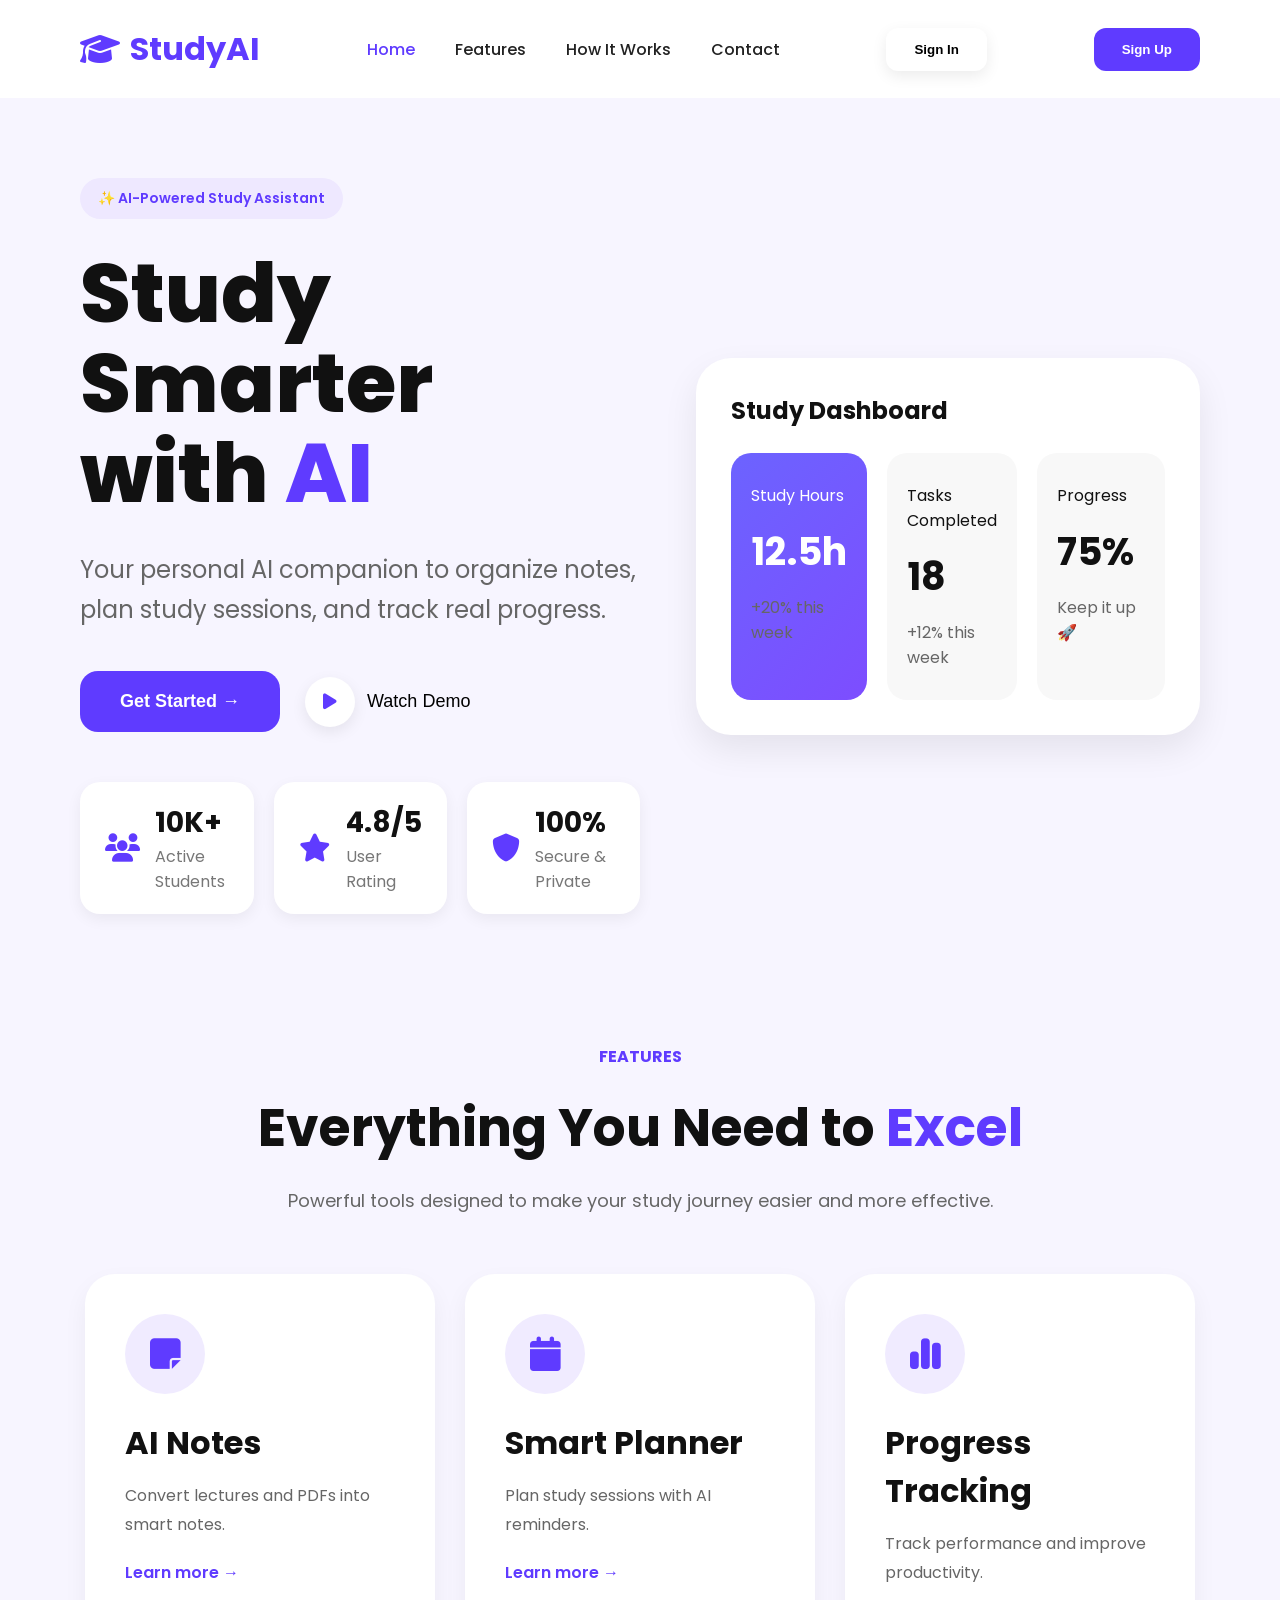
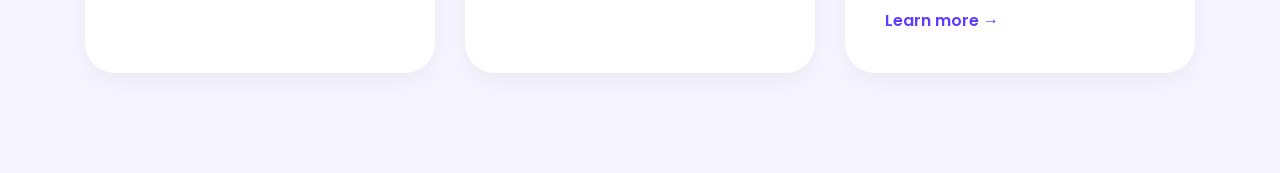
<file: index.html>
<!-- index.html -->

<!DOCTYPE html>
<html lang="en">

<head>
    <meta charset="UTF-8">
    <meta name="viewport" content="width=device-width, initial-scale=1.0">

    <title>StudyAI</title>

    <link rel="stylesheet" href="style.css">

    <link href="https://fonts.googleapis.com/css2?family=Poppins:wght@300;400;500;600;700;800&display=swap"
        rel="stylesheet">

    <link rel="stylesheet"
        href="https://cdnjs.cloudflare.com/ajax/libs/font-awesome/6.5.2/css/all.min.css">
</head>

<body>

    <!-- NAVBAR -->

    <nav>

        <div class="logo">
            <i class="fa-solid fa-graduation-cap"></i>
            <span>StudyAI</span>
        </div>

        <ul class="nav-links" id="navLinks">
            <li><a class="active" href="#">Home</a></li>
            <li><a href="#">Features</a></li>
            <li><a href="#">How It Works</a></li>
            <li><a href="#">Contact</a></li>
        </ul>
<!-- HAMBURGER MENU -->

<div class="menu-toggle" id="menuToggle">

    <i class="fa-solid fa-bars"></i>

</div>
           <a href="login.html">
    <button class="signin-btn">Sign In</button>
</a>
            <a href="signup.html">
    <button class="signup-btn">Sign Up</button>
</a>
        </div>

    </nav>

    <!-- HERO -->

    <section class="hero">

        <!-- LEFT -->

        <div class="hero-left">

            <div class="tag">
                ✨ AI-Powered Study Assistant
            </div>

            <h1>
                Study Smarter <br>
                with <span>AI</span>
            </h1>

            <p>
                Your personal AI companion to organize notes,
                plan study sessions, and track real progress.
            </p>

            <div class="hero-buttons">

                <button class="main-btn">
                    Get Started →
                </button>

                <button class="demo-btn">
                    <i class="fa-solid fa-play"></i>
                    Watch Demo
                </button>

            </div>

            <!-- STATS -->

            <div class="stats">

                <div class="stat-card">
                    <i class="fa-solid fa-users"></i>
                    <div>
                        <h3>10K+</h3>
                        <span>Active Students</span>
                    </div>
                </div>

                <div class="stat-card">
                    <i class="fa-solid fa-star"></i>
                    <div>
                        <h3>4.8/5</h3>
                        <span>User Rating</span>
                    </div>
                </div>

                <div class="stat-card">
                    <i class="fa-solid fa-shield"></i>
                    <div>
                        <h3>100%</h3>
                        <span>Secure & Private</span>
                    </div>
                </div>

            </div>

        </div>

        <!-- RIGHT -->

        <div class="hero-right">

            <div class="dashboard">

                <h2>Study Dashboard</h2>

                <div class="dashboard-cards">

                    <div class="dashboard-card purple">
                        <p>Study Hours</p>
                        <h3>12.5h</h3>
                        <span>+20% this week</span>
                    </div>

                    <div class="dashboard-card">
                        <p>Tasks Completed</p>
                        <h3>18</h3>
                        <span>+12% this week</span>
                    </div>

                    <div class="dashboard-card">
                        <p>Progress</p>
                        <h3>75%</h3>
                        <span>Keep it up 🚀</span>
                    </div>

                </div>

            </div>

        </div>

    </section>

    <!-- FEATURES -->

    <section class="features-section">

        <div class="features-title">
            <span>FEATURES</span>

            <h2>
                Everything You Need to
                <span>Excel</span>
            </h2>

            <p>
                Powerful tools designed to make your study
                journey easier and more effective.
            </p>
        </div>

        <div class="features">

            <div class="feature-card">

                <div class="icon">
                    <i class="fa-solid fa-note-sticky"></i>
                </div>

                <h3>AI Notes</h3>

                <p>
                    Convert lectures and PDFs into smart notes.
                </p>

                <a href="#">Learn more →</a>

            </div>

            <div class="feature-card">

                <div class="icon">
                    <i class="fa-solid fa-calendar"></i>
                </div>

                <h3>Smart Planner</h3>

                <p>
                    Plan study sessions with AI reminders.
                </p>

                <a href="#">Learn more →</a>

            </div>

            <div class="feature-card">

                <div class="icon">
                    <i class="fa-solid fa-chart-simple"></i>
                </div>

                <h3>Progress Tracking</h3>

                <p>
                    Track performance and improve productivity.
                </p>

                <a href="#">Learn more →</a>

            </div>

        </div>

    </section>

</body>

</html>
</file>
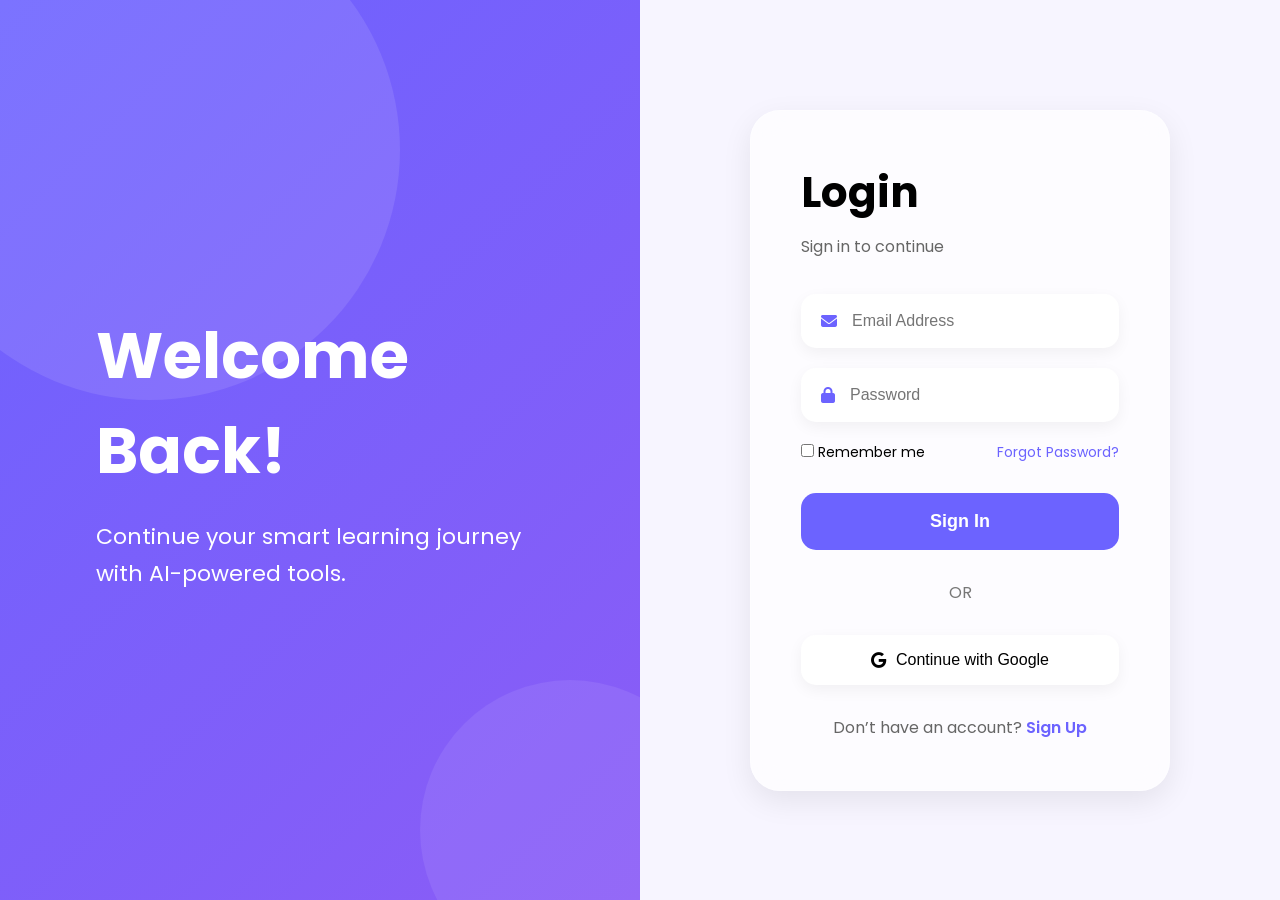
<file: login.html>
<!DOCTYPE html>
<html lang="en">

<head>
    <meta charset="UTF-8">
    <meta name="viewport" content="width=device-width, initial-scale=1.0">

    <title>Login - StudyAI</title>

    <link rel="stylesheet" href="auth.css">

    <link href="https://fonts.googleapis.com/css2?family=Poppins:wght@300;400;500;600;700&display=swap"
        rel="stylesheet">

    <link rel="stylesheet"
        href="https://cdnjs.cloudflare.com/ajax/libs/font-awesome/6.5.2/css/all.min.css">
</head>

<body>

    <div class="container">

        <!-- LEFT -->

        <div class="left-section">

            <div class="overlay"></div>

            <div class="content">

                <h1>
                    Welcome Back!
                </h1>

                <p>
                    Continue your smart learning journey with AI-powered tools.
                </p>

            </div>

        </div>

        <!-- RIGHT -->

        <div class="right-section">

            <div class="login-card">

                <h2>Login</h2>

                <p class="subtitle">
                    Sign in to continue
                </p>

                <!-- EMAIL -->

                <div class="input-box">
                    <i class="fa-solid fa-envelope"></i>

                    <input type="email" placeholder="Email Address">
                </div>

                <!-- PASSWORD -->

                <div class="input-box">
                    <i class="fa-solid fa-lock"></i>

                    <input type="password" placeholder="Password">
                </div>

                <div class="options">

                    <label>
                        <input type="checkbox">
                        Remember me
                    </label>

                    <a href="#">
                        Forgot Password?
                    </a>

                </div>

               <button class="login-btn" onclick="showSuccess()">
    Sign In
</button>

                <div class="divider">
                    OR
                </div>

                <button class="google-btn">

                    <i class="fa-brands fa-google"></i>

                    Continue with Google

                </button>

                <p class="signup-text">

                    Don’t have an account?

                    <a href="signup.html">
                        Sign Up
                    </a>

                </p>

            </div>

        </div>

    </div>
     <div class="popup" id="popup">

        <i class="fa-solid fa-circle-check"></i>

        <h3>Login Successful!</h3>

    </div>

    <script src="script.js"></script>

</body>

</html>
</file>
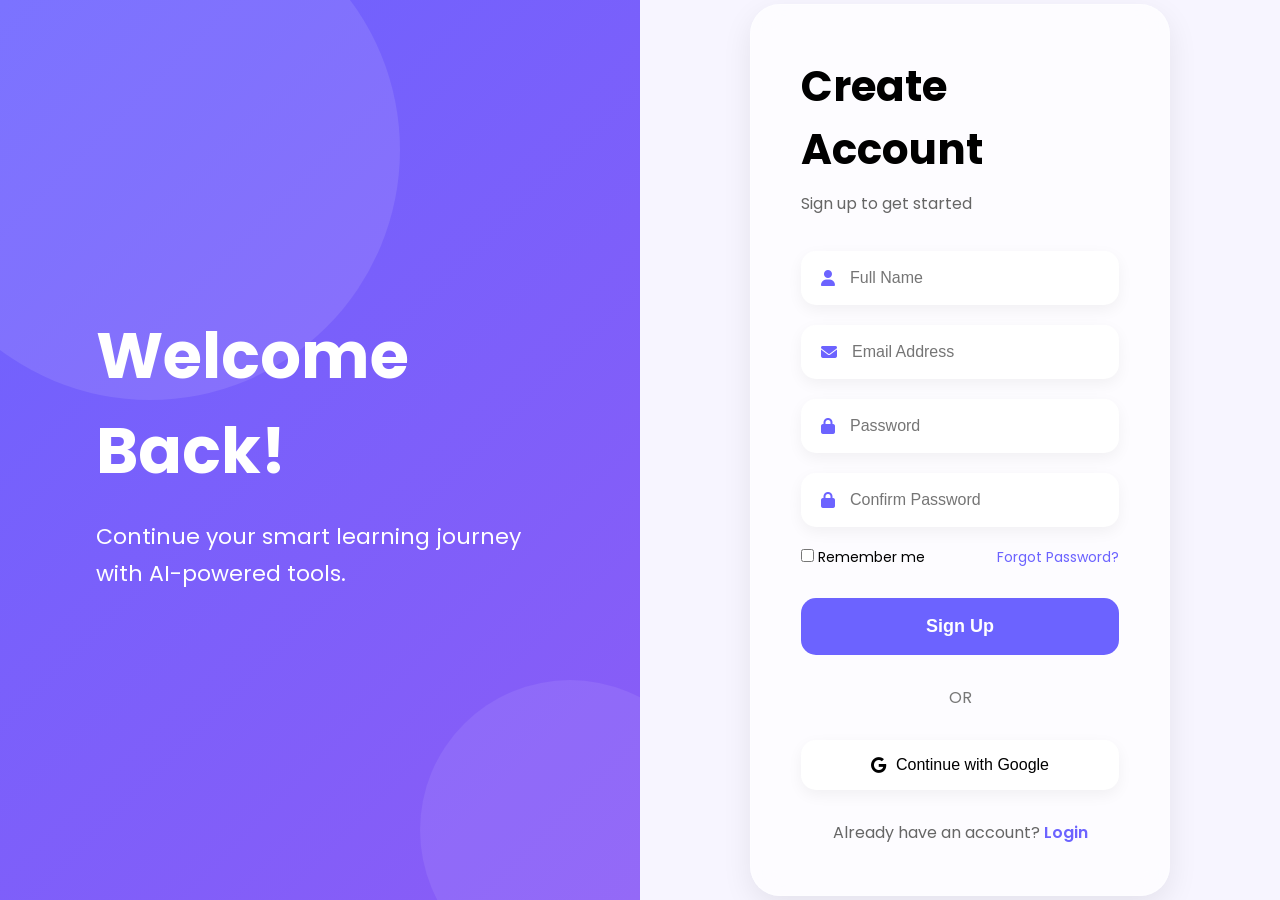
<file: signup.html>
<!DOCTYPE html>
<html lang="en">

<head>
    <meta charset="UTF-8">
    <meta name="viewport" content="width=device-width, initial-scale=1.0">

    <title>SignUp - StudyAI</title>

    <link rel="stylesheet" href="auth.css">

    <link href="https://fonts.googleapis.com/css2?family=Poppins:wght@300;400;500;600;700&display=swap"
        rel="stylesheet">

    <link rel="stylesheet"
        href="https://cdnjs.cloudflare.com/ajax/libs/font-awesome/6.5.2/css/all.min.css">
</head>

<body>

    <div class="container">

        <!-- LEFT -->

        <div class="left-section">

            <div class="overlay"></div>

            <div class="content">

                <h1>
                    Welcome Back!
                </h1>

                <p>
                    Continue your smart learning journey with AI-powered tools.
                </p>

            </div>

        </div>

        <!-- RIGHT -->

        <div class="right-section">

            <div class="login-card">

                <h2>Create Account</h2>

                <p class="subtitle">
                    Sign up to get started
                </p>
                <div class="input-box">

    <i class="fa-solid fa-user"></i>

    <input type="text" placeholder="Full Name">

</div>

                <!-- EMAIL -->

                <div class="input-box">
                    <i class="fa-solid fa-envelope"></i>

                    <input type="email" placeholder="Email Address">
                </div>

                <!-- PASSWORD -->

                <div class="input-box">
                    <i class="fa-solid fa-lock"></i>

                    <input type="password" placeholder="Password">
                </div>
                <div class="input-box">

    <i class="fa-solid fa-lock"></i>

    <input type="password" placeholder="Confirm Password">

</div>

                <div class="options">

                    <label>
                        <input type="checkbox">
                        Remember me
                    </label>

                    <a href="#">
                        Forgot Password?
                    </a>

                </div>

                <button class="login-btn">
                    Sign Up
                </button>

                <div class="divider">
                    OR
                </div>

                <button class="google-btn">

                    <i class="fa-brands fa-google"></i>

                    Continue with Google

                </button>
                <p class="signup-text">

    Already have an account?

    <a href="login.html">
        Login
    </a>

</p>
                 

                  

                

            </div>

        </div>

    </div>

</body>

</html>
</file>
<file: style.css>
/* style.css */

*{
    margin:0;
    padding:0;
    box-sizing:border-box;
}

body{
    font-family:'Poppins',sans-serif;
    background:#f7f5ff;
    color:#111;

    overflow-x:hidden;
}

/* NAVBAR */

nav{
    display:flex;
    justify-content:space-between;
    align-items:center;

    padding:25px 80px;

    background:white;
}

.logo{
    display:flex;
    align-items:center;
    gap:10px;

    font-size:32px;
    font-weight:700;
    color:#5f3bff;
}

.nav-links{
    display:flex;
    gap:40px;

    list-style:none;
}

.nav-links a{
    text-decoration:none;
    color:#222;
    font-weight:500;

    transition:0.3s;
}

.nav-links a:hover{
    color:#5f3bff;
}

.active{
    color:#5f3bff !important;
}

.auth-buttons{
    display:flex;
    gap:20px;
}

.signin-btn{
    padding:14px 28px;

    border:none;
    border-radius:12px;

    background:white;

    box-shadow:0 5px 15px rgba(0,0,0,0.08);

    font-weight:600;

    cursor:pointer;
}

.signup-btn{
    padding:14px 28px;

    border:none;
    border-radius:12px;

    background:#5f3bff;
    color:white;

    font-weight:600;

    cursor:pointer;

    transition:0.3s;
}

.signup-btn:hover{
    transform:translateY(-3px);

    box-shadow:0 10px 20px rgba(95,59,255,0.4);
}

/* HERO */

.hero{
    display:flex;
    justify-content:space-between;
    align-items:center;

    padding:80px;
}

/* LEFT */

.hero-left{
    width:50%;
}

.tag{
    display:inline-block;

    background:#eee8ff;
    color:#5f3bff;

    padding:10px 18px;

    border-radius:30px;

    margin-bottom:30px;

    font-size:14px;
    font-weight:600;
}

.hero-left h1{
    font-size:82px;
    line-height:1.1;

    margin-bottom:30px;

    font-weight:800;
}

.hero-left h1 span{
    color:#5f3bff;
}

.hero-left p{
    font-size:24px;
    line-height:1.7;

    color:#666;

    margin-bottom:40px;
}

/* HERO BUTTONS */

.hero-buttons{
    display:flex;
    align-items:center;
    gap:25px;

    margin-bottom:50px;
}

.main-btn{
    padding:20px 40px;

    border:none;
    border-radius:18px;

    background:#5f3bff;
    color:white;

    font-size:18px;
    font-weight:600;

    cursor:pointer;

    transition:0.3s;
}

.main-btn:hover{
    transform:translateY(-5px);

    box-shadow:0 15px 25px rgba(95,59,255,0.35);
}

.demo-btn{
    background:none;
    border:none;

    font-size:18px;

    display:flex;
    align-items:center;
    gap:12px;

    cursor:pointer;
}

.demo-btn i{
    width:50px;
    height:50px;

    border-radius:50%;

    background:white;

    display:flex;
    justify-content:center;
    align-items:center;

    box-shadow:0 5px 15px rgba(0,0,0,0.08);

    color:#5f3bff;
}

/* STATS */

.stats{
    display:flex;
    gap:20px;
}

.stat-card{
    background:white;

    padding:20px 25px;

    border-radius:20px;

    display:flex;
    align-items:center;
    gap:15px;

    box-shadow:0 5px 15px rgba(0,0,0,0.06);
}

.stat-card i{
    font-size:28px;
    color:#5f3bff;
}

.stat-card h3{
    font-size:28px;
}

.stat-card span{
    color:#777;
}

/* RIGHT */

.hero-right{
    width:45%;
}

.dashboard{
    background:white;

    padding:35px;

    border-radius:35px;

    box-shadow:0 15px 35px rgba(0,0,0,0.08);
}

.dashboard h2{
    margin-bottom:25px;
}

.dashboard-cards{
    display:grid;
    grid-template-columns:repeat(3,1fr);

    gap:20px;
}

.dashboard-card{
    background:#f8f8f8;

    padding:30px 20px;

    border-radius:20px;
}

.dashboard-card h3{
    font-size:38px;

    margin:15px 0;
}

.dashboard-card span{
    color:#666;
}

.purple{
    background:linear-gradient(135deg,#6c63ff,#7d4dff);
    color:white;
}

/* FEATURES */

.features-section{
    padding:50px 80px 100px;
}

.features-title{
    text-align:center;

    margin-bottom:60px;
}

.features-title span{
    color:#5f3bff;
    font-weight:700;
}

.features-title h2{
    font-size:52px;

    margin:20px 0;
}

.features-title h2 span{
    color:#5f3bff;
}

.features-title p{
    color:#666;
    font-size:18px;
}

.features{
    display:flex;
    justify-content:center;
    gap:30px;
}

.feature-card{
    background:white;

    width:350px;

    padding:40px;

    border-radius:30px;

    box-shadow:0 10px 25px rgba(0,0,0,0.05);

    transition:0.3s;
}

.feature-card:hover{
    transform:translateY(-10px);
}

.icon{
    width:80px;
    height:80px;

    border-radius:50%;

    background:#f0ebff;

    display:flex;
    justify-content:center;
    align-items:center;

    margin-bottom:25px;
}

.icon i{
    font-size:35px;
    color:#5f3bff;
}

.feature-card h3{
    font-size:32px;

    margin-bottom:15px;
}

.feature-card p{
    color:#666;

    line-height:1.8;

    margin-bottom:20px;
}

.feature-card a{
    color:#5f3bff;

    text-decoration:none;

    font-weight:600;
}
@media(max-width:900px){

    nav{
        flex-direction:column;
        gap:20px;

        padding:20px;
    }

    .hero{
        flex-direction:column;

        text-align:center;

        padding:50px 20px;
    }

    .hero-left{
        width:100%;
    }

    .hero-right{
        width:100%;

        margin-top:40px;
    }

    .hero-left h1{
        font-size:48px;
    }

    .features{
        flex-direction:column;
        align-items:center;
    }

    .dashboard-cards{
        grid-template-columns:1fr;
    }

}
/* MENU TOGGLE */

.menu-toggle{
    display:none;

    font-size:28px;

    cursor:pointer;

    color:#6c63ff;
}

/* MOBILE RESPONSIVE NAVBAR */

@media(max-width:900px){

    nav{
        padding:20px;
    }

    .nav-links{

        position:absolute;

        top:90px;
        right:-100%;

        width:250px;
        height:100vh;

        background:white;

        flex-direction:column;

        padding:40px;

        transition:0.4s;

        box-shadow:-5px 0 20px rgba(0,0,0,0.08);
    }

    .nav-links.active{
        right:0;
    }

    .auth-buttons{
        display:none;
    }

    .menu-toggle{
        display:block;
    }

}
</file>
<file: auth.css>
*{
    margin:0;
    padding:0;
    box-sizing:border-box;
}

body{
    font-family:'Poppins',sans-serif;
    background:#f7f5ff;
    overflow:hidden;
}

.container{
    display:flex;
    height:100vh;
}

/* LEFT SIDE */

.left-section{
    width:50%;

    background:linear-gradient(135deg,#6c63ff,#8b5cf6);

    position:relative;

    display:flex;
    justify-content:center;
    align-items:center;

    overflow:hidden;
}

.overlay{
    position:absolute;

    width:500px;
    height:500px;

    background:rgba(255,255,255,0.1);

    border-radius:50%;

    top:-100px;
    left:-100px;
}

.content{
    color:white;

    width:70%;

    z-index:1;
}

.content h1{
    font-size:64px;

    margin-bottom:20px;
}

.content p{
    font-size:22px;

    line-height:1.7;
}

/* RIGHT SIDE */

.right-section{
    width:50%;

    display:flex;
    justify-content:center;
    align-items:center;
}

.login-card{
    width:420px;

    background:rgba(255,255,255,0.7);

    backdrop-filter:blur(15px);

    padding:50px;

    border-radius:30px;

    box-shadow:0 10px 30px rgba(0,0,0,0.08);

    border:1px solid rgba(255,255,255,0.3);
}

.login-card h2{
    font-size:42px;

    margin-bottom:10px;
    
}

.subtitle{
    color:#666;

    margin-bottom:35px;
}

/* INPUTS */

.input-box{
    display:flex;
    align-items:center;
    gap:15px;

    background:white;

    padding:18px 20px;

    border-radius:15px;

    margin-bottom:20px;

    box-shadow:0 5px 15px rgba(0,0,0,0.05);
}

.input-box i{
    color:#6c63ff;
}

.input-box input{
    border:none;
    outline:none;

    width:100%;

    font-size:16px;

    background:none;
}

/* OPTIONS */

.options{
    display:flex;
    justify-content:space-between;

    margin-bottom:30px;

    font-size:14px;
}

.options a{
    text-decoration:none;

    color:#6c63ff;
}

/* BUTTON */

.login-btn{
    width:100%;

    padding:18px;

    border:none;

    border-radius:15px;

    background:#6c63ff;

    color:white;

    font-size:18px;
    font-weight:600;

    cursor:pointer;

    transition:0.3s;
}

.login-btn:hover{
    transform:translateY(-4px);

    box-shadow:0 10px 20px rgba(108,99,255,0.3);

    background:#5b52ff;
}

/* DIVIDER */

.divider{
    text-align:center;

    margin:30px 0;

    color:#777;
}

/* GOOGLE */

.google-btn{
    width:100%;

    padding:16px;

    border:none;

    border-radius:15px;

    background:white;

    font-size:16px;

    display:flex;
    justify-content:center;
    align-items:center;
    gap:10px;

    cursor:pointer;

    box-shadow:0 5px 15px rgba(0,0,0,0.05);

    transition:0.3s;
}

.google-btn:hover{
    transform:translateY(-3px);
}

/* SIGNUP */

.signup-text{
    text-align:center;

    margin-top:30px;

    color:#666;
}

.signup-text a{
    text-decoration:none;

    color:#6c63ff;

    font-weight:600;
}
.input-box{
    transition:0.3s;
}

.input-box:hover{
    transform:translateY(-2px);

    box-shadow:0 10px 20px rgba(108,99,255,0.15);
}
.left-section::before{
    content:"";

    position:absolute;

    width:300px;
    height:300px;

    background:rgba(255,255,255,0.08);

    border-radius:50%;

    bottom:-80px;
    right:-80px;
}
/* RESPONSIVE DESIGN */

@media(max-width:900px){

    .container{
        flex-direction:column;
    }

    .left-section{
        width:100%;
        height:35vh;
    }

    .right-section{
        width:100%;
        padding:40px 20px;
    }

    .content h1{
        font-size:42px;
    }

    .content p{
        font-size:18px;
    }

    .login-card{
        width:100%;
        max-width:400px;
    }

}
/* POPUP */

.popup{
    position:fixed;

    top:30px;
    right:30px;

    background:white;

    padding:20px 30px;

    border-radius:20px;

    box-shadow:0 10px 30px rgba(0,0,0,0.1);

    display:none;

    align-items:center;
    gap:15px;

    animation:slideIn 0.4s ease;
}

.popup i{
    color:#22c55e;
    font-size:28px;
}

@keyframes slideIn{

    from{
        transform:translateX(100px);
        opacity:0;
    }

    to{
        transform:translateX(0);
        opacity:1;
    }

}
</file>
